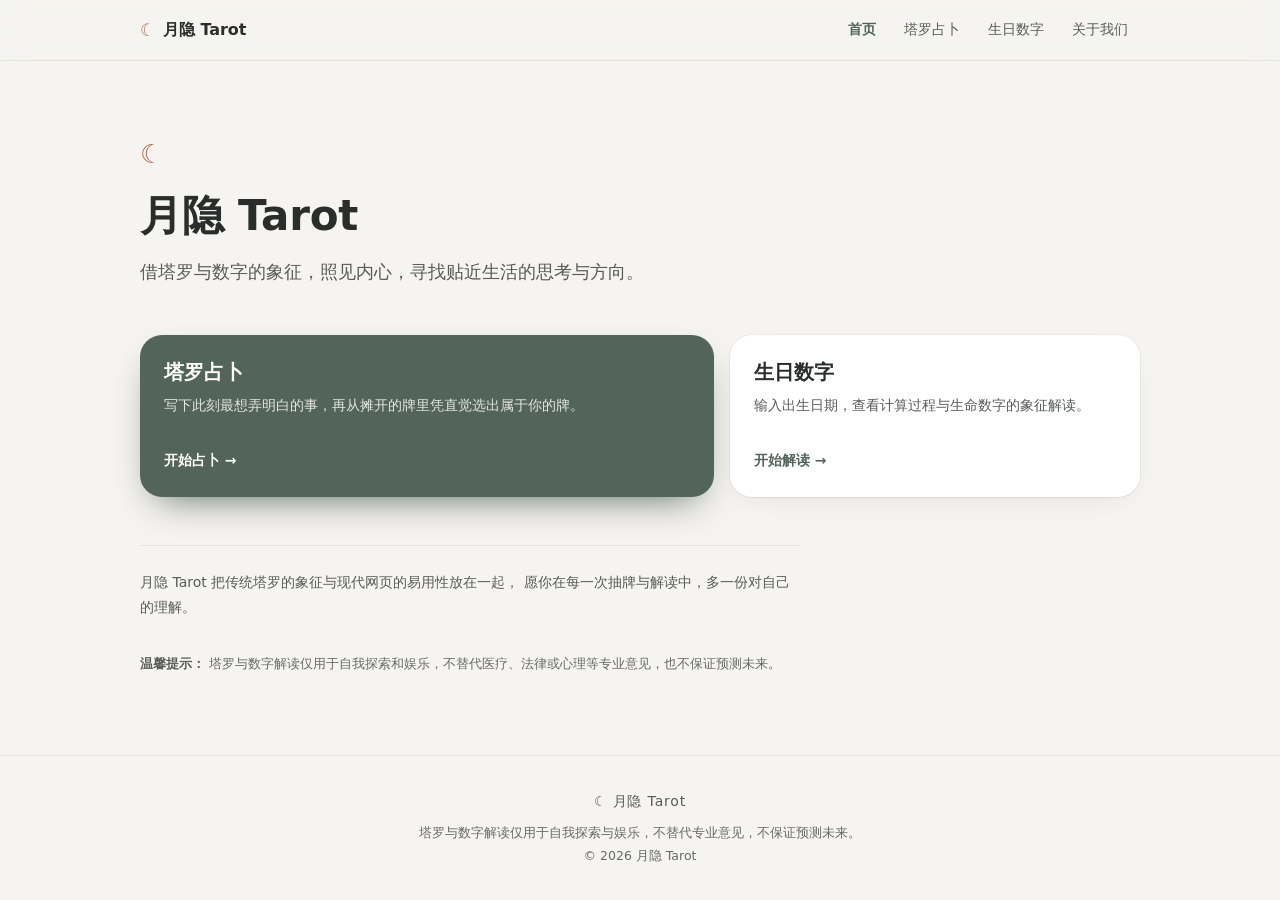
<file: index.html>
<!DOCTYPE html>
<html lang="zh-CN">
<head>
  <meta charset="UTF-8" />
  <meta name="viewport" content="width=device-width, initial-scale=1.0" />
  <title>月隐 Tarot · 首页</title>
  <meta name="description" content="月隐 Tarot，一个中文塔罗与生日数字解读网站，用于自我探索与娱乐。" />
  <meta name="theme-color" content="#F5F4F0" />
  <link rel="stylesheet" href="css/style.css" />
</head>
<body>
  <header class="site-header">
    <div class="container header-inner">
      <a href="index.html" class="brand">
        <span class="brand-mark" aria-hidden="true">☾</span>
        <span class="brand-name">月隐 Tarot</span>
      </a>
      <button class="nav-toggle" aria-label="打开菜单">☰</button>
      <nav class="site-nav" id="siteNav">
        <a href="index.html" class="active">首页</a>
        <a href="tarot.html">塔罗占卜</a>
        <a href="birthday.html">生日数字</a>
        <a href="about.html">关于我们</a>
      </nav>
    </div>
  </header>

  <main class="page">
    <div class="container">
      <section class="hero">
        <p class="hero-mark" aria-hidden="true">☾</p>
        <h1 class="hero-title">月隐 Tarot</h1>
        <p class="hero-sub">
          借塔罗与数字的象征，照见内心，寻找贴近生活的思考与方向。
        </p>
      </section>

      <section class="entries" aria-label="功能入口">
        <a href="tarot.html" class="entry entry--primary">
          <h2 class="entry-title">塔罗占卜</h2>
          <p class="entry-desc">写下此刻最想弄明白的事，再从摊开的牌里凭直觉选出属于你的牌。</p>
          <span class="entry-cta">开始占卜 →</span>
        </a>

        <a href="birthday.html" class="entry entry--secondary">
          <h2 class="entry-title">生日数字</h2>
          <p class="entry-desc">输入出生日期，查看计算过程与生命数字的象征解读。</p>
          <span class="entry-cta">开始解读 →</span>
        </a>
      </section>

      <p class="home-note">
        月隐 Tarot 把传统塔罗的象征与现代网页的易用性放在一起，
        愿你在每一次抽牌与解读中，多一份对自己的理解。
      </p>

      <p class="disclaimer">
        <strong>温馨提示：</strong>
        塔罗与数字解读仅用于自我探索和娱乐，不替代医疗、法律或心理等专业意见，也不保证预测未来。
      </p>
    </div>
  </main>

  <footer class="site-footer">
    <div class="container">
      <p class="footer-brand">☾ 月隐 Tarot</p>
      <p>塔罗与数字解读仅用于自我探索与娱乐，不替代专业意见，不保证预测未来。</p>
      <p class="footer-note">© <span class="year">2026</span> 月隐 Tarot</p>
    </div>
  </footer>

  <script src="js/main.js"></script>
</body>
</html>
</file>
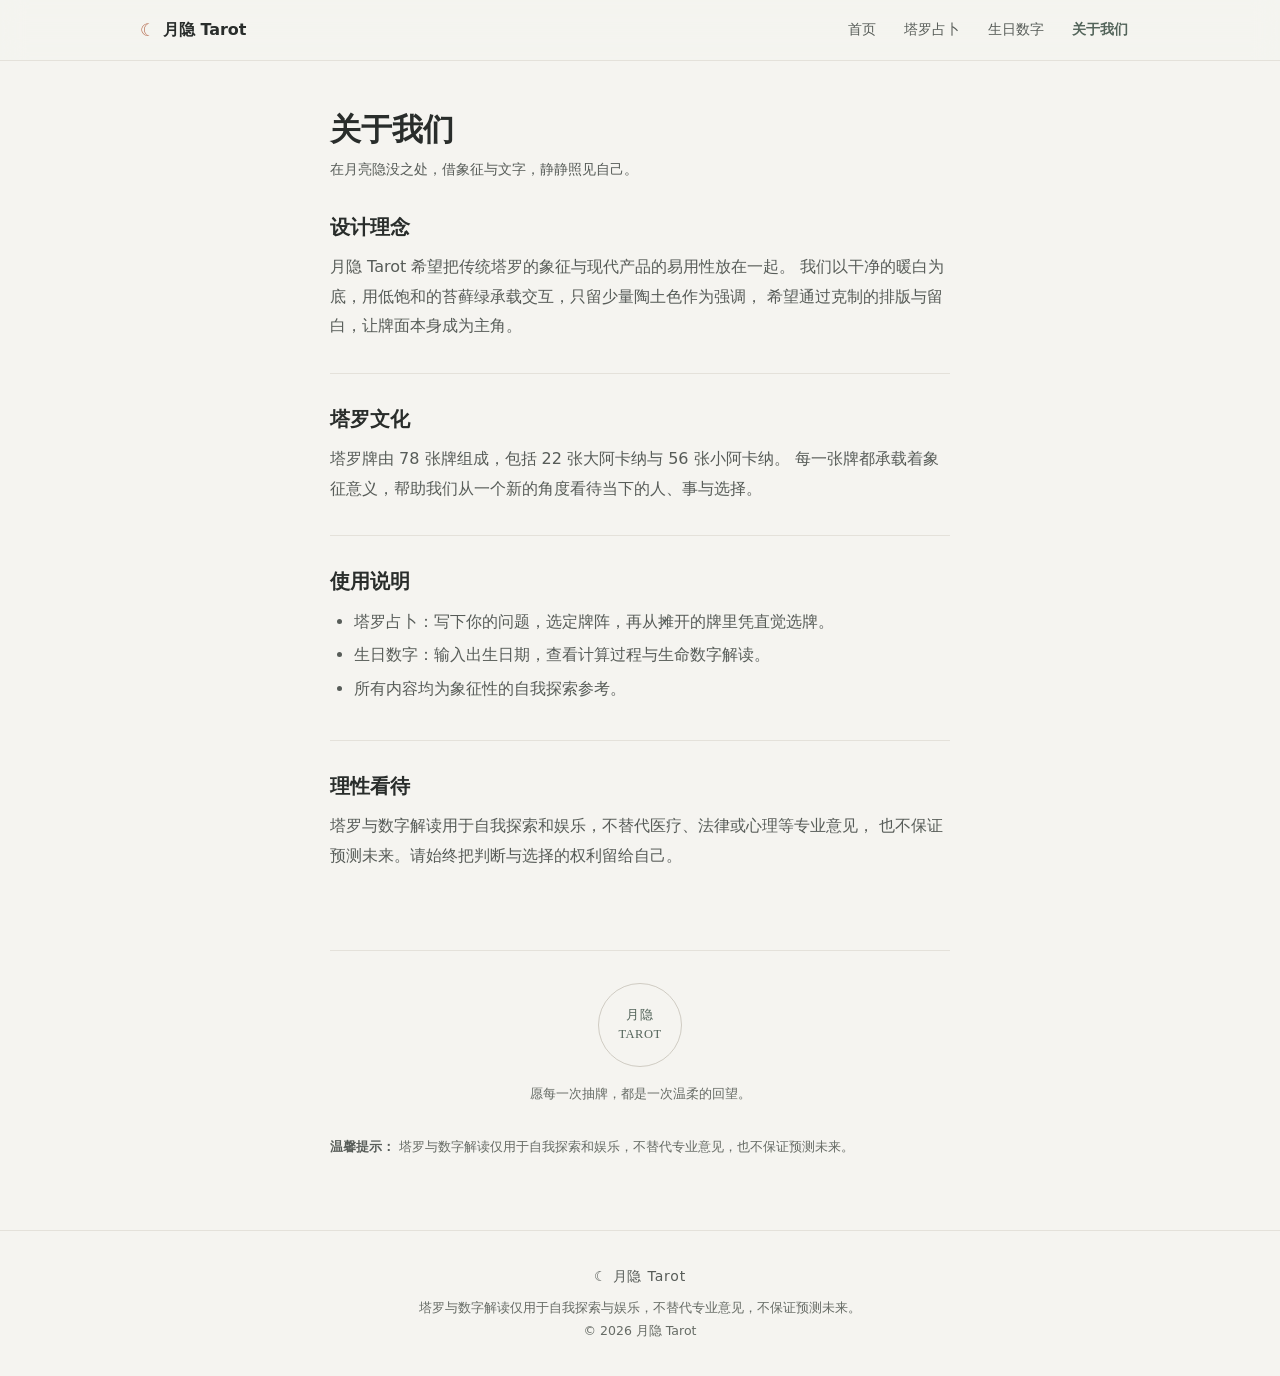
<file: about.html>
<!DOCTYPE html>
<html lang="zh-CN">
<head>
  <meta charset="UTF-8" />
  <meta name="viewport" content="width=device-width, initial-scale=1.0" />
  <title>关于我们 · 月隐 Tarot</title>
  <meta name="description" content="了解月隐 Tarot 的设计理念、塔罗文化与使用说明。" />
  <meta name="theme-color" content="#F5F4F0" />
  <link rel="stylesheet" href="css/style.css" />
</head>
<body>
  <header class="site-header">
    <div class="container header-inner">
      <a href="index.html" class="brand">
        <span class="brand-mark" aria-hidden="true">☾</span>
        <span class="brand-name">月隐 Tarot</span>
      </a>
      <button class="nav-toggle" aria-label="打开菜单">☰</button>
      <nav class="site-nav" id="siteNav">
        <a href="index.html">首页</a>
        <a href="tarot.html">塔罗占卜</a>
        <a href="birthday.html">生日数字</a>
        <a href="about.html" class="active">关于我们</a>
      </nav>
    </div>
  </header>

  <main class="page">
    <div class="container container--prose">
      <header class="page-head">
        <h1 class="page-title">关于我们</h1>
        <p class="page-subtitle">在月亮隐没之处，借象征与文字，静静照见自己。</p>
      </header>

      <section class="about-section">
        <h2>设计理念</h2>
        <p>
          月隐 Tarot 希望把传统塔罗的象征与现代产品的易用性放在一起。
          我们以干净的暖白为底，用低饱和的苔藓绿承载交互，只留少量陶土色作为强调，
          希望通过克制的排版与留白，让牌面本身成为主角。
        </p>
      </section>

      <section class="about-section">
        <h2>塔罗文化</h2>
        <p>
          塔罗牌由 78 张牌组成，包括 22 张大阿卡纳与 56 张小阿卡纳。
          每一张牌都承载着象征意义，帮助我们从一个新的角度看待当下的人、事与选择。
        </p>
      </section>

      <section class="about-section">
        <h2>使用说明</h2>
        <ul>
          <li>塔罗占卜：写下你的问题，选定牌阵，再从摊开的牌里凭直觉选牌。</li>
          <li>生日数字：输入出生日期，查看计算过程与生命数字解读。</li>
          <li>所有内容均为象征性的自我探索参考。</li>
        </ul>
      </section>

      <section class="about-section">
        <h2>理性看待</h2>
        <p>
          塔罗与数字解读用于自我探索和娱乐，不替代医疗、法律或心理等专业意见，
          也不保证预测未来。请始终把判断与选择的权利留给自己。
        </p>
      </section>

      <div class="signature">
        <div class="seal" aria-hidden="true"><span>月隐<br />TAROT</span></div>
        <p class="signature-text">愿每一次抽牌，都是一次温柔的回望。</p>
      </div>

      <p class="disclaimer">
        <strong>温馨提示：</strong>
        塔罗与数字解读仅用于自我探索和娱乐，不替代专业意见，也不保证预测未来。
      </p>
    </div>
  </main>

  <footer class="site-footer">
    <div class="container">
      <p class="footer-brand">☾ 月隐 Tarot</p>
      <p>塔罗与数字解读仅用于自我探索与娱乐，不替代专业意见，不保证预测未来。</p>
      <p class="footer-note">© <span class="year">2026</span> 月隐 Tarot</p>
    </div>
  </footer>

  <script src="js/main.js"></script>
</body>
</html>
</file>
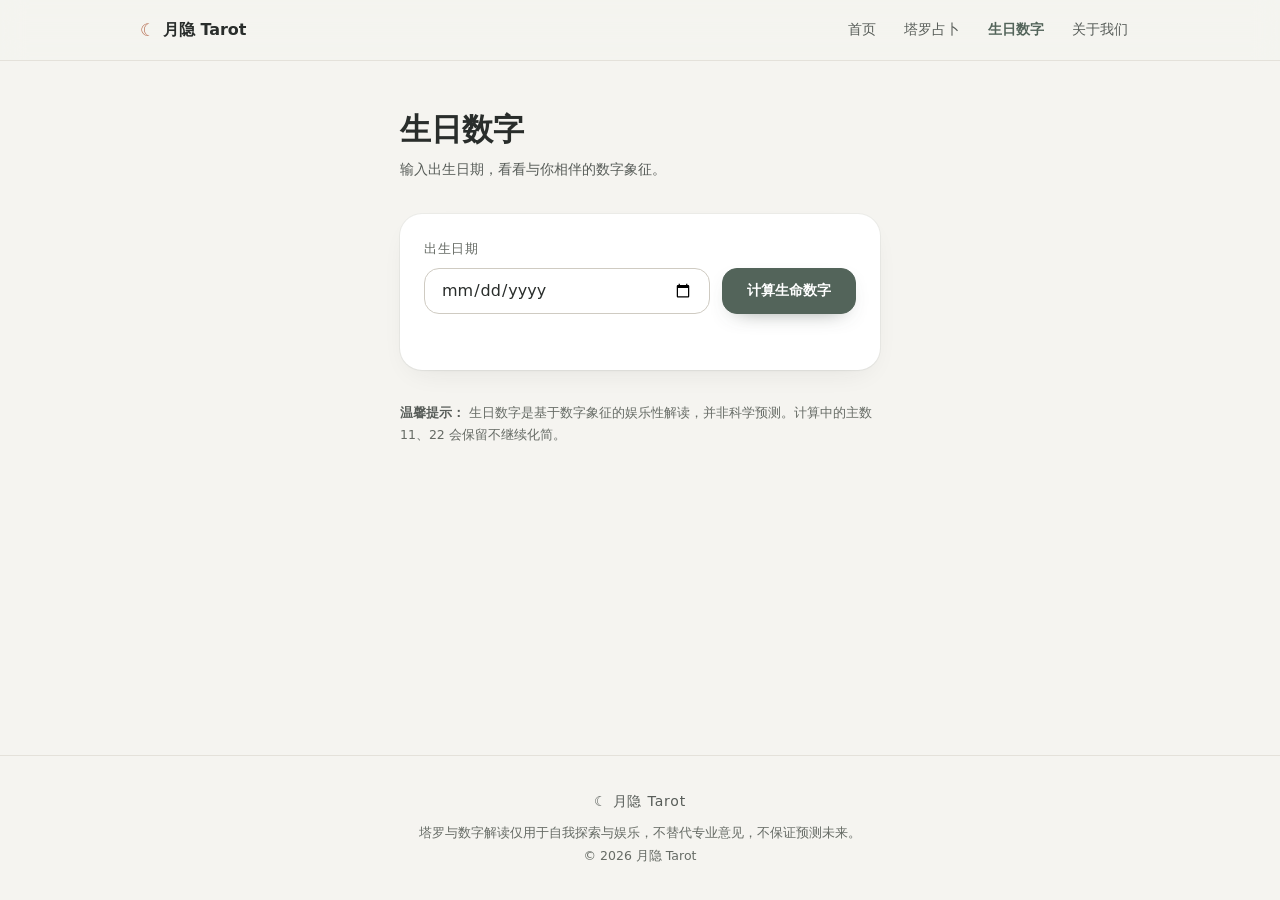
<file: birthday.html>
<!DOCTYPE html>
<html lang="zh-CN">
<head>
  <meta charset="UTF-8" />
  <meta name="viewport" content="width=device-width, initial-scale=1.0" />
  <title>生日数字 · 月隐 Tarot</title>
  <meta name="description" content="月隐 Tarot 生日数字：输入出生日期，查看计算过程与生命数字解读。" />
  <meta name="theme-color" content="#F5F4F0" />
  <link rel="stylesheet" href="css/style.css" />
</head>
<body>
  <header class="site-header">
    <div class="container header-inner">
      <a href="index.html" class="brand">
        <span class="brand-mark" aria-hidden="true">☾</span>
        <span class="brand-name">月隐 Tarot</span>
      </a>
      <button class="nav-toggle" aria-label="打开菜单">☰</button>
      <nav class="site-nav" id="siteNav">
        <a href="index.html">首页</a>
        <a href="tarot.html">塔罗占卜</a>
        <a href="birthday.html" class="active">生日数字</a>
        <a href="about.html">关于我们</a>
      </nav>
    </div>
  </header>

  <main class="page">
    <div class="container container--narrow">
      <header class="page-head">
        <h1 class="page-title">生日数字</h1>
        <p class="page-subtitle">输入出生日期，看看与你相伴的数字象征。</p>
      </header>

      <section class="surface">
        <div class="form-row">
          <div class="form-field">
            <label for="birthDate">出生日期</label>
            <input type="date" id="birthDate" class="input" min="1900-01-01" />
          </div>
          <button id="calcBtn" class="btn btn-primary">计算生命数字</button>
        </div>

        <p id="error" class="error" role="alert"></p>

        <div id="result" class="result-box"></div>
      </section>

      <p class="disclaimer">
        <strong>温馨提示：</strong>
        生日数字是基于数字象征的娱乐性解读，并非科学预测。计算中的主数 11、22 会保留不继续化简。
      </p>
    </div>
  </main>

  <footer class="site-footer">
    <div class="container">
      <p class="footer-brand">☾ 月隐 Tarot</p>
      <p>塔罗与数字解读仅用于自我探索与娱乐，不替代专业意见，不保证预测未来。</p>
      <p class="footer-note">© <span class="year">2026</span> 月隐 Tarot</p>
    </div>
  </footer>

  <script src="js/data.js"></script>
  <script src="js/birthday.js"></script>
  <script src="js/main.js"></script>
</body>
</html>
</file>
<file: css/style.css>
/* =========================================================
   月隐 Tarot —— 全站样式
   设计系统：现代 iOS 产品体验为主 + 少量日系编辑排版
   原则：塔罗牌是主角；用排版、留白与层级组织信息，而不是堆叠卡片与装饰
   ========================================================= */

/* ---------- 设计 token（颜色 / 字体 / 版面 / 圆角 / 间距 / 动效） ---------- */
:root {
  color-scheme: light;

  /* 颜色：暖白底 · 炭黑文字 · 苔藓绿交互 · 陶土少量强调 */
  --bg: #F5F4F0;
  --surface: #FFFFFF;
  --surface-2: #EFEEE9;
  --ink: #292D2B;
  --ink-2: #575C58;
  --ink-3: #666B65;   /* 辅助文字：在暖白底与白色面上都达到 4.5:1 */
  --brand: #53645A;
  --brand-ink: #3E4B44;
  --brand-wash: rgba(83, 100, 90, 0.08);
  --accent: #B66D52;
  --accent-ink: #9A5A42;
  --line: #E4E1DA;
  --line-2: #CFCBC2;
  --danger: #A44A38;

  /* 字体：系统字体栈，不加载任何外部字体（各平台实际命中的字体由系统决定） */
  --sans: -apple-system, BlinkMacSystemFont, "SF Pro Display", "SF Pro Text",
          "PingFang SC", "Helvetica Neue", "Hiragino Sans GB",
          "Segoe UI", "Microsoft YaHei", system-ui, sans-serif;
  /* 装饰衬线：只用于牌名、生命数字与印章，不覆盖整体界面 */
  --serif: "Songti SC", "Noto Serif SC", "Source Han Serif SC", "STSong",
           "Hiragino Mincho ProN", "Yu Mincho", "SimSun", Georgia, serif;

  /* 版面与对齐 */
  --maxw: 1040px;
  --maxw-prose: 660px;
  --maxw-narrow: 520px;
  --gutter: 20px;
  --pad-card: 24px;       /* 卡片内边距，同时作为跨区块的文字对齐基线 */

  /* 圆角体系：容器 > 卡片 > 控件 > 小元素 > 牌面，逐级递减 */
  --r-container: 28px;    /* 大型主容器：牌阵台、弹窗 */
  --r-card: 22px;         /* 内容卡片：提问卡片、表单卡片、入口卡片 */
  --r-control: 15px;      /* 输入框、普通按钮 */
  --r-sm: 11px;           /* 小标签、分段控件、导航项、占位框 */
  --r-cardart: 8px;       /* 塔罗牌面：按牌面比例单独设定，不跟随 UI */
  --r-pill: 999px;        /* 仅用于真正的胶囊（状态徽章、圆形按钮） */

  /* 间距节奏 */
  --sp-1: 4px;
  --sp-2: 8px;
  --sp-3: 12px;
  --sp-4: 16px;
  --sp-5: 24px;
  --sp-6: 32px;
  --sp-7: 48px;
  --sp-8: 72px;

  /* 字号（适度响应式，不做过度缩放） */
  --fs-display: clamp(30px, 4.6vw, 42px);
  --fs-h1: clamp(24px, 3.2vw, 31px);
  --fs-h2: clamp(18px, 2vw, 20px);
  --fs-lead: clamp(16px, 1.5vw, 17.5px);
  --fs-body: 16px;
  --fs-sm: 14px;
  --fs-xs: 12.5px;
  --lh-tight: 1.18;       /* 大标题行高 */
  --fh: 1.32;             /* 标题行高 */
  --fb: 1.7;              /* 正文行高 */
  --fp: 1.85;             /* 长段解读行高 */
  --fw-regular: 400;
  --fw-medium: 500;
  --fw-semibold: 600;
  --tk-title: -0.005em;   /* 标题字距：轻微收紧 */
  --tk-label: 0.04em;     /* 标签字距：只在需要区分时使用 */

  /* 控件尺寸 */
  --h-control: 46px;
  --h-compact: 40px;

  /* 阴影与焦点环 */
  --shadow-card: 0 0 0 1px rgba(41, 45, 43, 0.045), 0 1px 2px rgba(41, 45, 43, 0.03),
                 0 10px 30px -14px rgba(41, 45, 43, 0.12);
  --shadow-raise: 0 0 0 1px rgba(41, 45, 43, 0.06), 0 2px 4px rgba(41, 45, 43, 0.04),
                  0 14px 36px -16px rgba(41, 45, 43, 0.18);
  --shadow-pop: 0 24px 60px -18px rgba(41, 45, 43, 0.30), 0 2px 8px rgba(41, 45, 43, 0.06);
  --shadow-brand: 0 8px 22px -14px rgba(62, 75, 68, 0.80);
  --shadow-brand-lg: 0 16px 38px -18px rgba(62, 75, 68, 0.92);
  --focus-ring: 0 0 0 3px rgba(83, 100, 90, 0.22);
  --focus-outline: 2px solid rgba(83, 100, 90, 0.55);

  /* 动效 */
  --dur-1: 0.14s;
  --dur-2: 0.22s;
  --dur-3: 0.32s;
  --ease: cubic-bezier(0.22, 1, 0.36, 1);
}

/* ---------- 基础 ---------- */
* {
  box-sizing: border-box;
  margin: 0;
  padding: 0;
}

html {
  scroll-behavior: smooth;
  scroll-padding-top: 84px;   /* 锚点 / scrollIntoView 不被吸顶导航遮住 */
}

body {
  font-family: var(--sans);
  font-size: var(--fs-body);
  font-weight: var(--fw-regular);
  line-height: var(--fb);
  color: var(--ink);
  background: var(--bg);
  min-height: 100vh;
  min-height: 100dvh;         /* iOS 动态地址栏 */
  display: flex;
  flex-direction: column;
  font-optical-sizing: auto;
  -webkit-font-smoothing: antialiased;
  -moz-osx-font-smoothing: grayscale;
  -webkit-text-size-adjust: 100%;
  text-size-adjust: 100%;
}

img {
  max-width: 100%;
  display: block;
}

a {
  color: var(--brand);
  text-decoration: none;
  text-underline-offset: 0.18em;
}

/* hover 只在支持悬停的设备生效，避免触屏点击后残留 hover 状态 */
@media (hover: hover) {
  a:hover {
    text-decoration: underline;
  }
}

:focus-visible {
  outline: var(--focus-outline);
  outline-offset: 2px;
}

.container {
  width: 100%;
  max-width: var(--maxw);
  margin: 0 auto;
  padding-left: max(var(--gutter), env(safe-area-inset-left));
  padding-right: max(var(--gutter), env(safe-area-inset-right));
}

.container--prose {
  max-width: var(--maxw-prose);
}

.container--narrow {
  max-width: var(--maxw-narrow);
}

/* 仅供屏幕阅读器 */
.sr-only {
  position: absolute;
  width: 1px;
  height: 1px;
  margin: -1px;
  padding: 0;
  border: 0;
  overflow: hidden;
  clip: rect(0 0 0 0);
  white-space: nowrap;
}

/* 排版层级：装饰衬线只保留给牌名、生命数字与印章；标题与界面统一用系统无衬线 */
.reading-card-head .name,
.modal-info h3,
.final-number .big,
.seal {
  font-family: var(--serif);
}

.page {
  padding: var(--sp-7) 0 var(--sp-8);
  flex: 1 0 auto;
}

.page-head {
  margin-bottom: var(--sp-6);
}

.page-title {
  font-size: var(--fs-h1);
  font-weight: var(--fw-semibold);
  letter-spacing: var(--tk-title);
  line-height: var(--fh);
}

.page-subtitle {
  color: var(--ink-2);
  font-size: var(--fs-sm);
  line-height: var(--fb);
  margin-top: var(--sp-2);
}

/* ---------- 顶部导航 ---------- */
.site-header {
  position: sticky;
  top: 0;
  z-index: 20;
  padding-top: env(safe-area-inset-top);
  background: rgba(245, 244, 240, 0.82);
  -webkit-backdrop-filter: saturate(1.2) blur(12px);
  backdrop-filter: saturate(1.2) blur(12px);
  border-bottom: 1px solid var(--line);
}

.header-inner {
  display: flex;
  align-items: center;
  justify-content: space-between;
  min-height: 60px;
  gap: var(--sp-4);
}

.brand {
  display: inline-flex;
  align-items: center;
  gap: var(--sp-2);
  color: var(--ink);
  font-weight: var(--fw-semibold);
  letter-spacing: var(--tk-title);
}

@media (hover: hover) {
  .brand:hover {
    color: var(--ink);
    text-decoration: none;
  }
}

.brand-mark {
  color: var(--accent);
  font-size: 17px;
  line-height: 1;
}

.brand-name {
  font-size: var(--fs-body);
}

.site-nav {
  display: flex;
  gap: var(--sp-1);
  flex-wrap: wrap;
}

.site-nav a {
  display: inline-flex;
  align-items: center;
  min-height: 36px;
  padding: 0 var(--sp-3);
  color: var(--ink-2);
  font-size: var(--fs-sm);
  border-radius: var(--r-sm);
  transition: color var(--dur-1) var(--ease), background-color var(--dur-1) var(--ease);
}

@media (hover: hover) {
  .site-nav a:hover {
    color: var(--ink);
    background: var(--brand-wash);
    text-decoration: none;
  }
}

.site-nav a.active {
  color: var(--brand);
  font-weight: var(--fw-semibold);
}

.nav-toggle {
  display: none;
  min-width: 44px;
  min-height: 44px;
  border: 0;
  background: var(--surface);
  color: var(--ink);
  font-size: 18px;
  border-radius: var(--r-sm);
  box-shadow: var(--shadow-card);
  cursor: pointer;
  -webkit-tap-highlight-color: transparent;
  transition: transform var(--dur-1) var(--ease), background-color var(--dur-1) var(--ease);
}

.nav-toggle:active {
  transform: scale(0.94);
}

/* ---------- 页脚 ---------- */
.site-footer {
  margin-top: auto;
  padding: var(--sp-6) 0;
  padding-bottom: max(var(--sp-6), env(safe-area-inset-bottom));
  border-top: 1px solid var(--line);
  color: var(--ink-3);
  font-size: var(--fs-xs);
  text-align: center;
}

.site-footer .footer-brand {
  color: var(--ink-2);
  font-size: var(--fs-sm);
  letter-spacing: 0.06em;
  margin-bottom: var(--sp-2);
}

.site-footer p {
  margin: 2px 0;
}

.footer-note {
  color: var(--ink-3);
  margin-top: var(--sp-3);
}

/* ---------- 按钮 ---------- */
.btn {
  display: inline-flex;
  align-items: center;
  justify-content: center;
  gap: var(--sp-2);
  min-height: var(--h-control);
  padding: 0 var(--sp-5);
  border: 1px solid var(--line-2);
  border-radius: var(--r-control);
  background: var(--surface);
  color: var(--ink);
  font-family: inherit;
  font-size: var(--fs-sm);
  font-weight: var(--fw-medium);
  letter-spacing: 0;
  cursor: pointer;
  -webkit-tap-highlight-color: transparent;
  transition: transform var(--dur-1) var(--ease), background-color var(--dur-1) var(--ease),
              border-color var(--dur-1) var(--ease), color var(--dur-1) var(--ease);
}

@media (hover: hover) {
  .btn:hover {
    background: var(--surface-2);
  }
}

.btn:active:not(:disabled) {
  transform: scale(0.98);
}

.btn-primary {
  background: var(--brand);
  border-color: var(--brand);
  color: #FFFFFF;
  font-weight: var(--fw-semibold);
  box-shadow: var(--shadow-brand);
}

@media (hover: hover) {
  .btn-primary:hover {
    background: var(--brand-ink);
    border-color: var(--brand-ink);
    color: #FFFFFF;
    box-shadow: var(--shadow-brand-lg);
  }
}

.btn:disabled {
  opacity: 0.4;
  cursor: not-allowed;
  box-shadow: none;
}

.btn-quiet {
  min-height: var(--h-compact);
  padding: 0 var(--sp-3);
  border-color: transparent;
  background: transparent;
  color: var(--brand);
  box-shadow: none;
}

@media (hover: hover) {
  .btn-quiet:hover {
    background: var(--brand-wash);
  }
}

/* ---------- 首页 ---------- */
.hero {
  max-width: var(--maxw-prose);
  padding: var(--sp-6) 0 var(--sp-7);
}

.hero-mark {
  color: var(--accent);
  font-size: 26px;
  line-height: 1;
  margin-bottom: var(--sp-5);
}

.hero-title {
  font-size: var(--fs-display);
  font-weight: var(--fw-semibold);
  letter-spacing: var(--tk-title);
  line-height: var(--lh-tight);
}

.hero-sub {
  color: var(--ink-2);
  font-size: var(--fs-lead);
  line-height: 1.75;
  margin-top: var(--sp-4);
}

/* 主入口 / 次入口：用比例与色调区分，而不是两个一模一样的卡片 */
.entries {
  display: grid;
  grid-template-columns: 1.4fr 1fr;
  gap: var(--sp-4);
  align-items: stretch;
}

.entry {
  display: flex;
  flex-direction: column;
  gap: var(--sp-2);
  padding: var(--pad-card);
  border-radius: var(--r-card);
  -webkit-tap-highlight-color: transparent;
  transition: transform var(--dur-2) var(--ease), background-color var(--dur-2) var(--ease),
              box-shadow var(--dur-2) var(--ease);
}

@media (hover: hover) {
  .entry:hover {
    text-decoration: none;
  }
}

.entry:active {
  transform: scale(0.995);
}

.entry-title {
  font-size: var(--fs-h2);
  font-weight: var(--fw-semibold);
  letter-spacing: var(--tk-title);
  line-height: var(--fh);
}

.entry-desc {
  font-size: var(--fs-sm);
  line-height: 1.7;
}

.entry-cta {
  margin-top: auto;
  padding-top: var(--sp-5);
  font-size: var(--fs-sm);
  font-weight: var(--fw-semibold);
}

.entry--primary {
  background: var(--brand);
  color: #FFFFFF;
  box-shadow: var(--shadow-brand-lg);
}

.entry--primary .entry-title,
.entry--primary .entry-cta {
  color: #FFFFFF;
}

.entry--primary .entry-desc {
  color: rgba(255, 255, 255, 0.84);
}

@media (hover: hover) {
  .entry--primary:hover {
    background: var(--brand-ink);
  }
}

.entry--secondary {
  background: var(--surface);
  box-shadow: var(--shadow-card);
  color: var(--ink);
}

.entry--secondary .entry-desc {
  color: var(--ink-2);
}

.entry--secondary .entry-cta {
  color: var(--brand);
}

@media (hover: hover) {
  .entry--secondary:hover {
    box-shadow: var(--shadow-raise);
  }
}

.home-note {
  max-width: var(--maxw-prose);
  margin-top: var(--sp-7);
  padding-top: var(--sp-5);
  border-top: 1px solid var(--line);
  color: var(--ink-2);
  font-size: var(--fs-sm);
  line-height: 1.8;
}

/* ---------- 通用内容卡片：浅色面 + 极轻投影代替硬边框 ---------- */
.surface,
.ask-panel {
  background: var(--surface);
  border-radius: var(--r-card);
  box-shadow: var(--shadow-card);
  padding: var(--pad-card);
}

.disclaimer {
  margin-top: var(--sp-6);
  color: var(--ink-3);
  font-size: var(--fs-xs);
  line-height: 1.75;
}

.disclaimer strong {
  color: var(--ink-2);
  font-weight: 600;
}

/* ---------- 塔罗页：第一步（提问 + 选牌阵） ---------- */
.ask-panel[hidden],
.draw-panel[hidden] {
  display: none;
}

.ask-title {
  display: block;
  font-size: var(--fs-h2);
  font-weight: var(--fw-semibold);
  letter-spacing: var(--tk-title);
  line-height: var(--fh);
  margin-bottom: var(--sp-4);
}

.ask-input {
  display: block;
  width: 100%;
  min-height: 96px;
  padding: var(--sp-3);
  border: 1px solid var(--line-2);
  border-radius: var(--r-control);
  background: var(--surface);
  color: var(--ink);
  font-family: inherit;
  font-size: var(--fs-body);
  line-height: 1.7;
  resize: vertical;
  -webkit-appearance: none;
  appearance: none;
  transition: border-color var(--dur-1) var(--ease), box-shadow var(--dur-1) var(--ease);
}

.ask-input::placeholder {
  color: var(--ink-3);
}

.ask-input:focus {
  outline: none;
  border-color: var(--brand);
  box-shadow: var(--focus-ring);
}

.ask-error {
  min-height: 20px;
  margin-top: var(--sp-2);
  color: var(--danger);
  font-size: var(--fs-sm);
}

.ask-note {
  margin-top: var(--sp-4);
  color: var(--ink-3);
  font-size: var(--fs-xs);
}

.ask-actions {
  margin-top: var(--sp-5);
}

/* 牌阵选择：分段控件，而不是表单块 */
.fieldset {
  margin-top: var(--sp-5);
  border: none;
}

.fieldset legend {
  padding: 0;
  margin-bottom: var(--sp-3);
  color: var(--ink-3);
  font-size: 13px;
  letter-spacing: var(--tk-label);
}

.chip-group {
  display: flex;
  flex-wrap: wrap;
  gap: var(--sp-2);
}

.chip {
  display: inline-flex;
  cursor: pointer;
}

.chip input {
  position: absolute;
  opacity: 0;
  pointer-events: none;
}

.chip span {
  display: inline-flex;
  align-items: center;
  min-height: var(--h-compact);
  padding: 0 var(--sp-4);
  border: 1px solid var(--line-2);
  border-radius: var(--r-sm);
  background: var(--surface);
  color: var(--ink-2);
  font-size: var(--fs-sm);
  -webkit-tap-highlight-color: transparent;
  transition: transform var(--dur-1) var(--ease), background-color var(--dur-1) var(--ease),
              border-color var(--dur-1) var(--ease), color var(--dur-1) var(--ease);
}

.chip input:checked + span {
  background: var(--brand);
  border-color: var(--brand);
  color: #FFFFFF;
  font-weight: var(--fw-medium);
}

.chip:active span {
  transform: scale(0.98);
}

.chip input:focus-visible + span {
  box-shadow: var(--focus-ring);
}

/* ---------- 塔罗页：第二步（抽牌 + 解读） ---------- */
.draw-panel {
  scroll-margin-top: 84px;
  /* 与提问卡片的内边距对齐，使两个步骤的文字落在同一条竖直基线上 */
  padding: 0 var(--pad-card);
}

.question-bar {
  display: flex;
  flex-wrap: wrap;
  align-items: center;
  justify-content: space-between;
  gap: var(--sp-2) var(--sp-4);
  padding-bottom: var(--sp-4);
  border-bottom: 1px solid var(--line);
  margin-bottom: var(--sp-6);
}

.question-text {
  flex: 1 1 260px;
  min-width: 0;
  color: var(--ink);
  font-size: var(--fs-body);
  line-height: 1.7;
  word-break: break-word;
}

.question-text::before {
  content: "你的问题 · ";
  color: var(--ink-3);
  font-size: var(--fs-xs);
  letter-spacing: var(--tk-label);
}

/* 牌阵台：牌面是主角；只给一层安静的中性底面，不加边框、不与牌抢注意力 */
.deck-surface {
  position: relative;
  padding: var(--sp-5) var(--sp-5) var(--sp-6);
  background: var(--surface-2);
  border-radius: var(--r-container);
}

.draw-hint {
  color: var(--ink-2);
  font-size: var(--fs-sm);
  margin-bottom: var(--sp-3);
  min-height: 22px;
}

.deck-stage {
  position: relative;
  width: 100%;
  min-height: 300px;
}

/* 牌位占位框与标签 */
.sel-slot {
  position: absolute;
  top: 0;
  left: 0;
  width: var(--w, 116px);
  height: var(--h, 218px);
  transform: translate(var(--tx, 0), var(--ty, 0));
  border: 1px dashed var(--line);
  border-radius: var(--r-sm);
  background: rgba(255, 255, 255, 0.55);
}

.sel-label {
  position: absolute;
  left: 0;
  right: 0;
  bottom: -22px;
  text-align: center;
  font-size: var(--fs-xs);
  letter-spacing: var(--tk-label);
  color: var(--ink-3);
}

/* 扇形摊开的牌（背面朝上）——几何由 JS 计算，这里只负责表现 */
.fan-card {
  position: absolute;
  top: 0;
  left: 0;
  width: var(--w, 108px);
  height: var(--h, 203px);
  padding: 0;
  border: 0;
  background: transparent;
  cursor: pointer;
  font-family: var(--serif);
  font-size: calc(var(--w, 108px) * 0.2);
  transform-origin: 50% 50%;
  transform: translate(var(--tx, 0), var(--ty, 0)) rotate(var(--r, 0deg)) scale(var(--s, 1));
  transition: transform 0.55s cubic-bezier(0.25, 0.9, 0.3, 1), opacity 0.5s ease;
  z-index: var(--z, 1);
  will-change: transform, opacity;
  -webkit-appearance: none;
  appearance: none;
  -webkit-tap-highlight-color: transparent;
}

.fan-card.picked {
  transition: transform 0.8s cubic-bezier(0.34, 1.28, 0.5, 1);
}

.fan-card:focus-visible {
  outline: none;
  box-shadow: var(--focus-ring);
  border-radius: var(--r-cardart);
}

.fan-card.selected {
  cursor: default;
}

.fan-card.flipped {
  cursor: pointer;
}

.fan-card-lift {
  display: block;
  width: 100%;
  height: 100%;
  perspective: 900px;
  transform-origin: 50% 100%;
  transition: transform 0.22s cubic-bezier(0.3, 0.9, 0.4, 1.15);
  filter: drop-shadow(0 6px 12px rgba(41, 45, 43, 0.14));
}

@media (hover: hover) {
  .fan-card:not(.selected):not(.lifted):hover {
    z-index: 5000;
  }

  .fan-card:not(.selected):not(.lifted):hover .fan-card-lift {
    transform: translateY(-10px) scale(1.02);
  }
}

.fan-card.lifted .fan-card-lift {
  transform: translateY(-18px) scale(1.05);
}

.fan-card-inner {
  position: relative;
  display: block;
  width: 100%;
  height: 100%;
  transform-style: preserve-3d;
  transition: transform 0.62s cubic-bezier(0.4, 0.2, 0.2, 1);
}

.fan-card.flipped .fan-card-inner {
  transform: rotateY(180deg);
}

.fan-card-face {
  position: absolute;
  inset: 0;
  border-radius: var(--r-cardart);
  overflow: hidden;
  backface-visibility: hidden;
  -webkit-backface-visibility: hidden;
}

.fan-card-front {
  display: block;
  transform: rotateY(180deg);
  background: var(--surface);
}

.fan-card-front .card-img {
  display: block;
  width: 100%;
  height: 100%;
  object-fit: cover;
  object-position: center;
  background: var(--surface);
}

.fan-card-front .card-img.reversed {
  transform: rotate(180deg);
}

/* 牌背：沿用原有图案结构，只把颜色并入新色板 */
.card-back {
  background-color: #EAE7DF;
  background-image:
    repeating-linear-gradient(45deg, rgba(182, 109, 82, 0.14) 0 2px, transparent 2px 16px),
    repeating-linear-gradient(-45deg, rgba(182, 109, 82, 0.14) 0 2px, transparent 2px 16px),
    repeating-linear-gradient(45deg, rgba(83, 100, 90, 0.13) 0 1px, transparent 1px 16px),
    repeating-linear-gradient(-45deg, rgba(83, 100, 90, 0.13) 0 1px, transparent 1px 16px);
  display: flex;
  align-items: center;
  justify-content: center;
  flex-direction: column;
  color: var(--brand);
  box-shadow: inset 0 0 0 6px #EAE7DF, inset 0 0 0 7px rgba(83, 100, 90, 0.40);
}

.card-back .back-symbol {
  font-size: 34px;
  margin-bottom: 8px;
}

.card-back .back-word {
  font-size: var(--fs-xs);
  letter-spacing: 0.24em;
  writing-mode: vertical-rl;
}

.fan-card-face.card-back {
  padding: 7%;
  box-shadow: inset 0 0 0 calc(var(--w, 108px) * 0.045) #EAE7DF,
    inset 0 0 0 calc(var(--w, 108px) * 0.06) rgba(83, 100, 90, 0.40);
}

.fan-card-face.card-back .back-symbol {
  font-size: 1em;
  margin-bottom: 0.12em;
}

.fan-card-face.card-back .back-word {
  font-size: 0.4em;
  letter-spacing: 0.14em;
}

.card-img {
  display: block;
  width: 100%;
  height: 100%;
  object-fit: cover;
  object-position: center;
}

.card-img.reversed {
  transform: rotate(180deg);
}

.draw-actions {
  display: flex;
  flex-wrap: wrap;
  gap: var(--sp-3);
  margin-top: var(--sp-5);
}

/* ---------- 解读结果：排版优先，不把小段都装进卡片 ---------- */
.reading {
  max-width: var(--maxw-prose);
  margin-top: var(--sp-5);
}

.reading:not(:empty) {
  margin-top: var(--sp-8);
  padding-top: var(--sp-6);
  border-top: 1px solid var(--line);
}

.reading .section-title {
  font-size: 13px;
  font-weight: var(--fw-semibold);
  letter-spacing: var(--tk-label);
  color: var(--ink-2);
  margin-bottom: var(--sp-5);
}

.reading-ask {
  margin-bottom: var(--sp-5);
}

.reading-ask .label {
  color: var(--ink-3);
  font-size: 13px;
  letter-spacing: var(--tk-label);
}

.reading-ask .text {
  color: var(--ink-2);
  font-size: var(--fs-sm);
  line-height: 1.7;
  margin-top: var(--sp-1);
  word-break: break-word;
  white-space: pre-wrap;
}

.reading-verdict {
  padding-left: var(--sp-4);
  border-left: 2px solid var(--brand);
  color: var(--ink);
  font-size: var(--fs-lead);
  line-height: var(--fp);
  margin-bottom: var(--sp-6);
}

.reading-cards {
  display: flex;
  flex-direction: column;
  gap: var(--sp-5);
}

.reading-card {
  padding-top: var(--sp-5);
  border-top: 1px solid var(--line);
}

.reading-card:first-child {
  padding-top: 0;
  border-top: none;
}

.reading-card-head {
  display: flex;
  flex-wrap: wrap;
  align-items: baseline;
  gap: var(--sp-2) var(--sp-3);
  margin-bottom: var(--sp-3);
}

.reading-card-head .pos {
  color: var(--ink-3);
  font-size: 13px;
  letter-spacing: var(--tk-label);
}

.reading-card-head .name {
  font-size: clamp(17px, 1.9vw, 19px);
  font-weight: var(--fw-semibold);
  letter-spacing: var(--tk-title);
}

.reading-card-head .en {
  color: var(--ink-3);
  font-size: var(--fs-xs);
}

.reading-card-head .ori,
.orientation {
  padding: 2px 10px;
  border: 1px solid var(--line-2);
  border-radius: var(--r-pill);
  color: var(--ink-2);
  font-size: var(--fs-xs);
  letter-spacing: 0.06em;
}

.orientation {
  display: inline-block;
}

.orientation.reversed {
  color: var(--ink);
  border-color: var(--brand);
}

.reading-card p {
  color: var(--ink-2);
  font-size: 15px;
  line-height: var(--fp);
  margin-bottom: var(--sp-2);
}

.reading-synth,
.reading-close {
  margin-top: var(--sp-5);
  padding-top: var(--sp-4);
  border-top: 1px solid var(--line);
  color: var(--ink-2);
  font-size: 15px;
  line-height: var(--fp);
}

.reading-do {
  margin-top: var(--sp-5);
  padding-top: var(--sp-4);
  border-top: 1px solid var(--line);
}

.reading-do h4 {
  font-size: var(--fs-sm);
  font-weight: var(--fw-semibold);
  letter-spacing: var(--tk-label);
  margin-bottom: var(--sp-3);
}

.reading-do ul {
  padding-left: var(--sp-5);
}

.reading-do li {
  color: var(--ink-2);
  font-size: 15px;
  line-height: var(--fp);
  margin: var(--sp-1) 0;
}

/* 完整牌义：安静的折叠区，不再套一层卡 */
.reading-more {
  margin-top: var(--sp-4);
  padding-top: var(--sp-3);
  border-top: 1px solid var(--line);
}

.reading-more summary {
  display: flex;
  align-items: center;
  gap: var(--sp-2);
  min-height: 32px;
  color: var(--brand);
  font-size: var(--fs-sm);
  cursor: pointer;
  list-style: none;
}

.reading-more summary::-webkit-details-marker {
  display: none;
}

.reading-more summary::before {
  content: "▸";
  font-size: 11px;
}

.reading-more[open] summary::before {
  content: "▾";
}

.reading-more p {
  color: var(--ink-2);
  font-size: var(--fs-sm);
  line-height: var(--fp);
  margin-top: var(--sp-2);
}

.reading-more p strong {
  color: var(--ink);
}

@keyframes readingIn {
  from { opacity: 0; transform: translateY(6px); }
  to { opacity: 1; transform: none; }
}

.reading.reading--show {
  animation: readingIn var(--dur-3) var(--ease) both;
}

/* ---------- 生日数字页 ---------- */
.form-row {
  display: flex;
  flex-wrap: wrap;
  gap: var(--sp-3);
  align-items: flex-end;
}

.form-field {
  display: flex;
  flex-direction: column;
  gap: var(--sp-2);
  flex: 1 1 220px;
}

.form-field label {
  color: var(--ink-3);
  font-size: 13px;
  letter-spacing: var(--tk-label);
}

.input {
  width: 100%;
  min-height: var(--h-control);
  padding: 0 var(--sp-4);
  border: 1px solid var(--line-2);
  border-radius: var(--r-control);
  background: var(--surface);
  color: var(--ink);
  font-family: inherit;
  font-size: var(--fs-body);
  -webkit-appearance: none;
  appearance: none;
  transition: border-color var(--dur-1) var(--ease), box-shadow var(--dur-1) var(--ease);
}

.input:focus {
  outline: none;
  border-color: var(--brand);
  box-shadow: var(--focus-ring);
}

.error {
  min-height: 20px;
  margin-top: var(--sp-3);
  color: var(--danger);
  font-size: var(--fs-sm);
}

.result-box:not(:empty) {
  margin-top: var(--sp-6);
  padding-top: var(--sp-6);
  border-top: 1px solid var(--line);
}

/* 计算过程：连续文字，不再用盒子包起来 */
.steps {
  color: var(--ink-2);
  font-size: var(--fs-sm);
}

.steps p {
  margin: var(--sp-1) 0;
}

.steps .step-highlight {
  margin-bottom: var(--sp-3);
  color: var(--ink-3);
  font-size: 13px;
  letter-spacing: var(--tk-label);
}

.final-number {
  display: flex;
  align-items: baseline;
  gap: var(--sp-3);
  margin: var(--sp-6) 0;
}

.final-number .big {
  color: var(--accent-ink);
  font-size: clamp(44px, 7vw, 58px);
  font-weight: var(--fw-semibold);
  line-height: 1;
}

.final-number .label {
  color: var(--ink-3);
  font-size: 13px;
  letter-spacing: var(--tk-label);
}

.meaning-block h4 {
  font-size: var(--fs-h2);
  font-weight: var(--fw-semibold);
  letter-spacing: var(--tk-title);
  line-height: var(--fh);
  margin-bottom: var(--sp-3);
}

.meaning-block p {
  margin-top: var(--sp-3);
  color: var(--ink-2);
  font-size: var(--fs-body);
  line-height: var(--fp);
}

.meaning-block strong {
  color: var(--ink);
}

/* ---------- 关于页：以排版与留白为主 ---------- */
.about-section {
  padding: var(--sp-6) 0;
  border-top: 1px solid var(--line);
}

.about-section:first-of-type {
  padding-top: 0;
  border-top: none;
}

.about-section h2 {
  font-size: var(--fs-h2);
  font-weight: var(--fw-semibold);
  letter-spacing: var(--tk-title);
  line-height: var(--fh);
  margin-bottom: var(--sp-3);
}

.about-section p,
.about-section li {
  color: var(--ink-2);
  font-size: var(--fs-body);
  line-height: var(--fp);
}

.about-section ul {
  padding-left: var(--sp-5);
}

.about-section li {
  margin: var(--sp-1) 0;
}

.signature {
  margin-top: var(--sp-7);
  padding-top: var(--sp-6);
  border-top: 1px solid var(--line);
  text-align: center;
}

.seal {
  display: inline-flex;
  align-items: center;
  justify-content: center;
  width: 84px;
  height: 84px;
  border: 1px solid var(--line-2);
  border-radius: 50%;
  color: var(--brand);
  font-size: var(--fs-xs);
  letter-spacing: var(--tk-label);
  line-height: 1.5;
  text-align: center;
}

.signature-text {
  margin-top: var(--sp-4);
  color: var(--ink-3);
  font-size: var(--fs-xs);
}

/* ---------- 牌面大图弹窗 ---------- */
.modal {
  position: fixed;
  inset: 0;
  z-index: 100;
  display: flex;
  align-items: center;
  justify-content: center;
  padding: 20px;
  padding-top: max(20px, env(safe-area-inset-top));
  padding-right: max(20px, env(safe-area-inset-right));
  padding-bottom: max(20px, env(safe-area-inset-bottom));
  padding-left: max(20px, env(safe-area-inset-left));
  background: rgba(41, 45, 43, 0.42);
  -webkit-backdrop-filter: blur(6px);
  backdrop-filter: blur(6px);
}

.modal[hidden] {
  display: none;
}

.modal:not([hidden]) {
  animation: overlayIn var(--dur-2) ease both;
}

.modal:not([hidden]) .modal-panel {
  animation: modalIn var(--dur-3) var(--ease) both;
}

@keyframes overlayIn {
  from { opacity: 0; }
  to { opacity: 1; }
}

@keyframes modalIn {
  from { opacity: 0; transform: translateY(12px) scale(0.99); }
  to { opacity: 1; transform: none; }
}

.modal-panel {
  position: relative;
  display: flex;
  gap: var(--sp-5);
  align-items: flex-start;
  width: 100%;
  max-width: 620px;
  max-height: 90vh;
  max-height: 90dvh;
  padding: var(--pad-card);
  background: var(--surface);
  border-radius: var(--r-container);
  box-shadow: var(--shadow-pop);
  overflow: auto;
  -webkit-overflow-scrolling: touch;
}

.modal-close {
  position: absolute;
  top: var(--sp-3);
  right: var(--sp-3);
  width: 44px;
  height: 44px;
  border: 1px solid transparent;
  border-radius: var(--r-pill);
  background: var(--surface-2);
  color: var(--ink-2);
  font-size: 20px;
  line-height: 1;
  cursor: pointer;
  -webkit-tap-highlight-color: transparent;
  transition: transform var(--dur-1) var(--ease), background-color var(--dur-1) var(--ease);
}

@media (hover: hover) {
  .modal-close:hover {
    background: var(--line);
  }
}

.modal-close:active {
  transform: scale(0.94);
}

.modal-card {
  flex: 0 0 auto;
  width: 200px;
}

.modal-card .card-img {
  border-radius: var(--r-cardart);
  box-shadow: var(--shadow-card);
}

.modal-info h3 {
  font-size: var(--fs-h2);
  font-weight: var(--fw-semibold);
  letter-spacing: var(--tk-title);
  line-height: var(--fh);
  margin: 0 0 var(--sp-2);
}

.modal-info p {
  margin-top: var(--sp-3);
  color: var(--ink-2);
  font-size: var(--fs-sm);
  line-height: var(--fp);
}

/* =========================================================
   页面转场与进入动效
   导航是普通的多页跳转，因此优先使用浏览器原生的「跨文档 View Transition」；
   不支持时自然降级：仍然是普通导航，只由主内容的轻量进入动画提供反馈。
   不拦截默认跳转、不延迟导航、不引入任何脚本路由。
   ========================================================= */
@view-transition {
  navigation: auto;
}

/* 旧页轻微上移淡出、新页轻微上浮淡入；两者同时进行，退出（320ms）比进入（420ms）略短，
   节奏偏舒缓：旧页先淡到较低比例，新页在后半段稳定落位。
   由于两者同时运行，任一时刻都还有内容可见（t=320ms 时新页已约 80% 不透明），
   不会出现"内容先消失、再重新出现"的空白拍。 */
::view-transition-old(root) {
  animation: vtOut 320ms var(--ease) both;
}

::view-transition-new(root) {
  animation: vtIn 420ms var(--ease) both;
}

@keyframes vtOut {
  to {
    opacity: 0;
    transform: translateY(-3px);
  }
}

@keyframes vtIn {
  from {
    opacity: 0;
    transform: translateY(5px);
  }
}

/* 降级路径（浏览器未建立跨文档转场，例如 file:// 下同源限制生效时）：
   新页面主内容轻微淡入 + 极小上浮，400ms 走完，与上面的转场节奏保持一致。
   起始透明度取 0.6 而不是 0——旧页面的消失由浏览器控制、无法在不拦截跳转的前提下
   做退出动画，因此这里不做"从全透明开始"的淡入，避免出现一帧近乎空白的过渡感；
   位移固定 5px，不做明显上浮。只作用于 <main class="page">，
   不涉及导航栏、弹窗、牌阵内部动画。 */
.page {
  animation: pageIn 400ms var(--ease) both;
}

@keyframes pageIn {
  from {
    opacity: 0.6;
    transform: translateY(5px);
  }
  to {
    opacity: 1;
    transform: none;
  }
}

/* 浏览器确实建立了跨文档转场时，由根转场负责运动，主内容不再叠加第二套动画 */
html.vt-active .page {
  animation: none;
}

/* ---------- 响应式 ---------- */
@media (max-width: 860px) {
  .entries {
    grid-template-columns: 1fr;
  }

  .entry {
    padding: var(--sp-5);
  }
}

@media (max-width: 720px) {
  :root {
    --pad-card: 20px;
    --r-container: 24px;
    --r-card: 20px;
  }

  .page {
    padding: var(--sp-6) 0 var(--sp-7);
  }

  .hero {
    padding: var(--sp-4) 0 var(--sp-6);
  }

  .deck-surface {
    padding: var(--sp-4) var(--sp-4) var(--sp-5);
  }
}

@media (max-width: 560px) {
  .nav-toggle {
    display: inline-flex;
    align-items: center;
    justify-content: center;
  }

  .header-inner {
    flex-wrap: wrap;
  }

  .brand {
    flex: 1;
  }

  .site-nav {
    display: none;
    width: 100%;
    flex-direction: column;
    gap: 0;
    padding-bottom: var(--sp-2);
  }

  .site-nav.open {
    display: flex;
  }

  .site-nav a {
    padding: var(--sp-3) var(--sp-2);
  }

  /* 窄屏：牌阵台是主角，减少外侧内边距以保留牌面尺寸 */
  .draw-panel {
    padding: 0 var(--sp-3);
  }

  .deck-surface {
    padding: var(--sp-3) var(--sp-3) var(--sp-4);
  }

  .modal-panel {
    flex-direction: column;
    align-items: center;
    text-align: center;
    gap: var(--sp-4);
  }

  .modal-card {
    width: 150px;
  }

  .draw-actions .btn {
    flex: 1 1 auto;
  }
}

/* ---------- 降低动态效果 ---------- */
@media (prefers-reduced-motion: reduce) {
  html {
    scroll-behavior: auto;
  }

  .fan-card,
  .fan-card-inner,
  .fan-card-lift,
  .sel-slot,
  .btn,
  .chip span,
  .entry,
  .nav-toggle,
  .modal-close {
    transition-duration: 0.01ms !important;
    animation-duration: 0.01ms !important;
  }

  .btn:active:not(:disabled),
  .chip:active span,
  .entry:active,
  .nav-toggle:active,
  .modal-close:active {
    transform: none;
  }

  .modal:not([hidden]),
  .modal:not([hidden]) .modal-panel,
  .reading.reading--show {
    animation: none;
  }

  /* 页面转场与主内容进入：用户要求减少动效时直接关闭 */
  ::view-transition-old(root),
  ::view-transition-new(root),
  .page {
    animation: none;
  }
}
</file>
